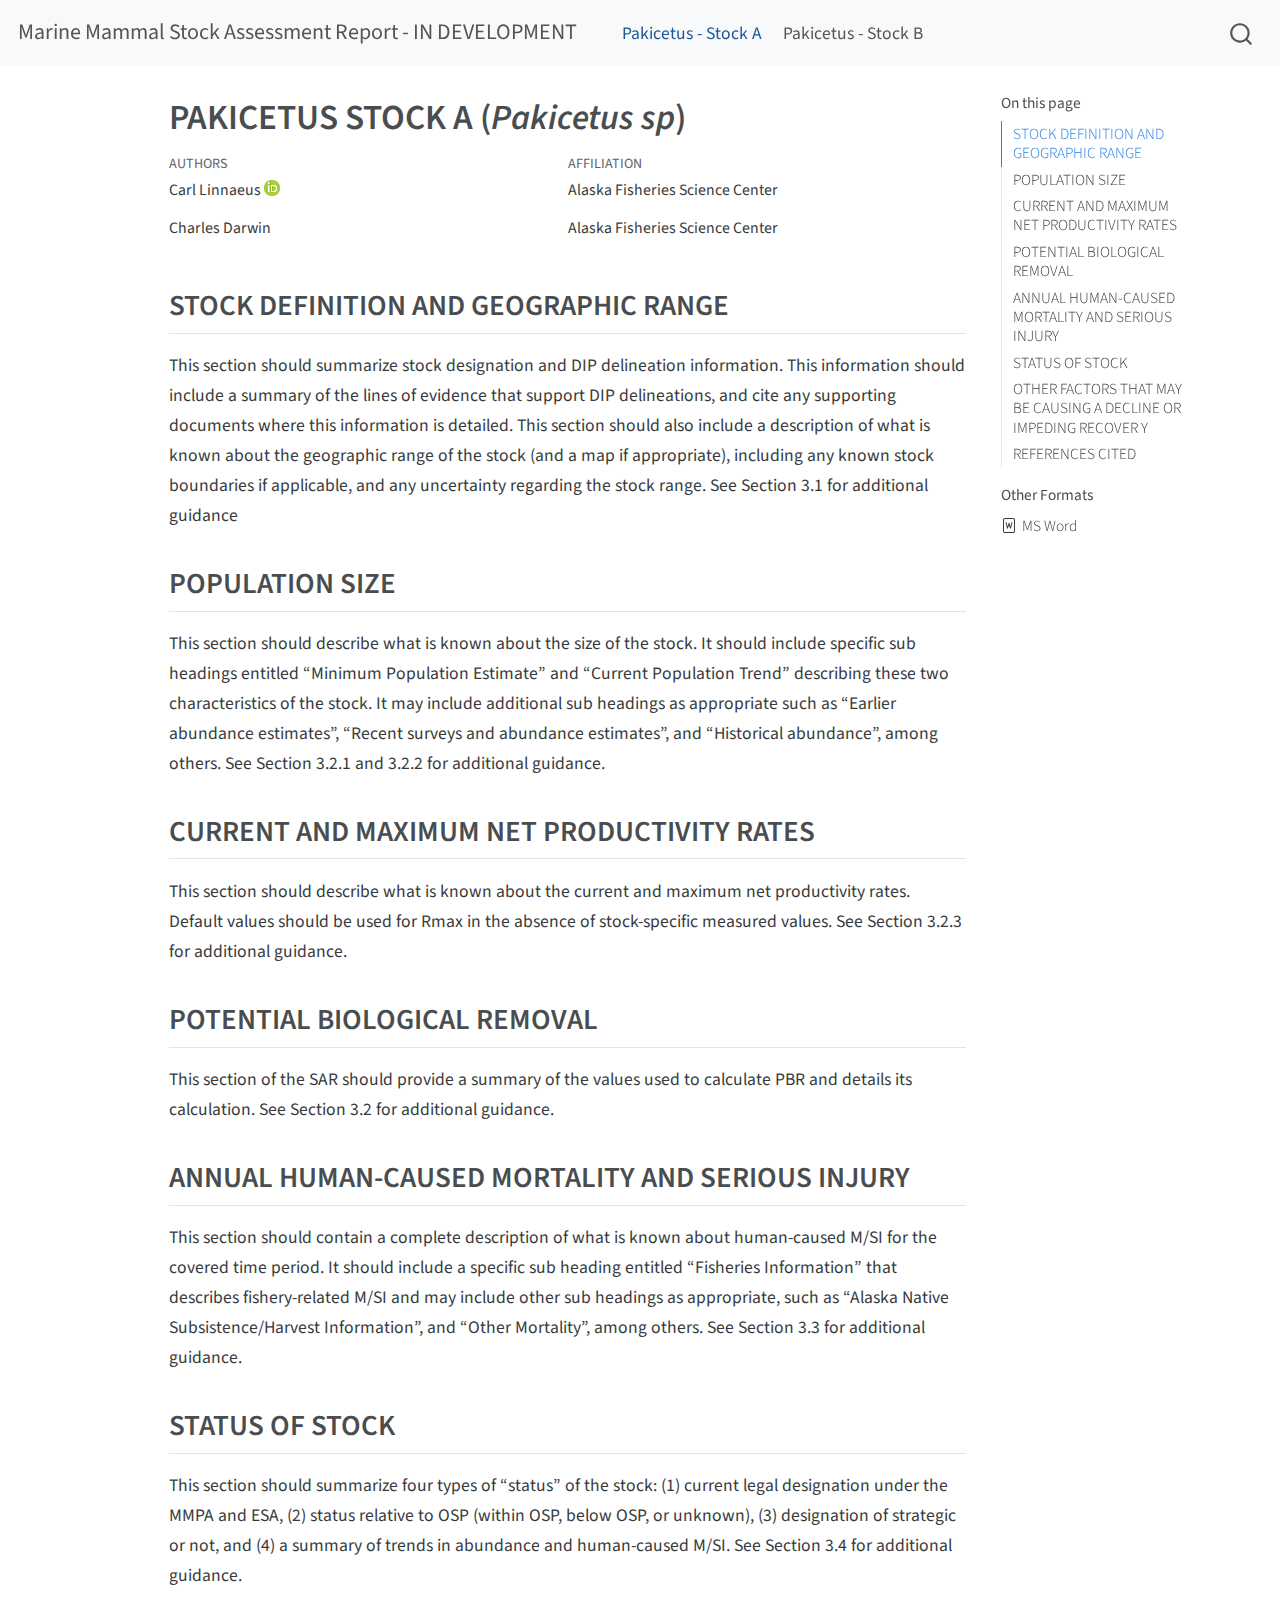
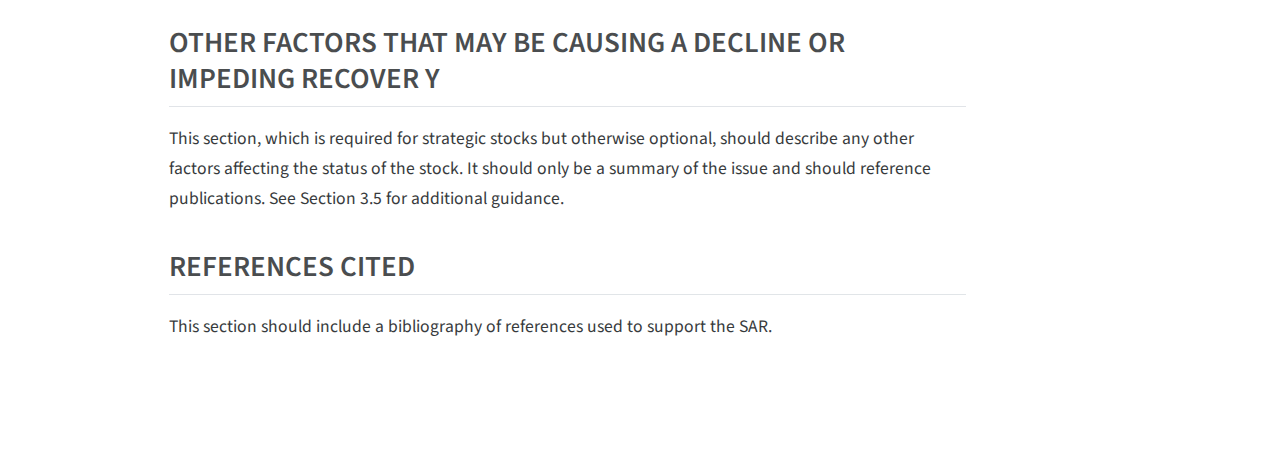
<file: index.html>
<html xmlns="http://www.w3.org/1999/xhtml">    
  <head>      
    <title>Redirect to pakicetus-stockA/pakicetus-stockA.html</title>      
    <meta http-equiv="refresh" content="0;URL='pakicetus-stockA/pakicetus-stockA.html'" />    
  </head>    
  <body> 
  </body>  
</html>
</file>
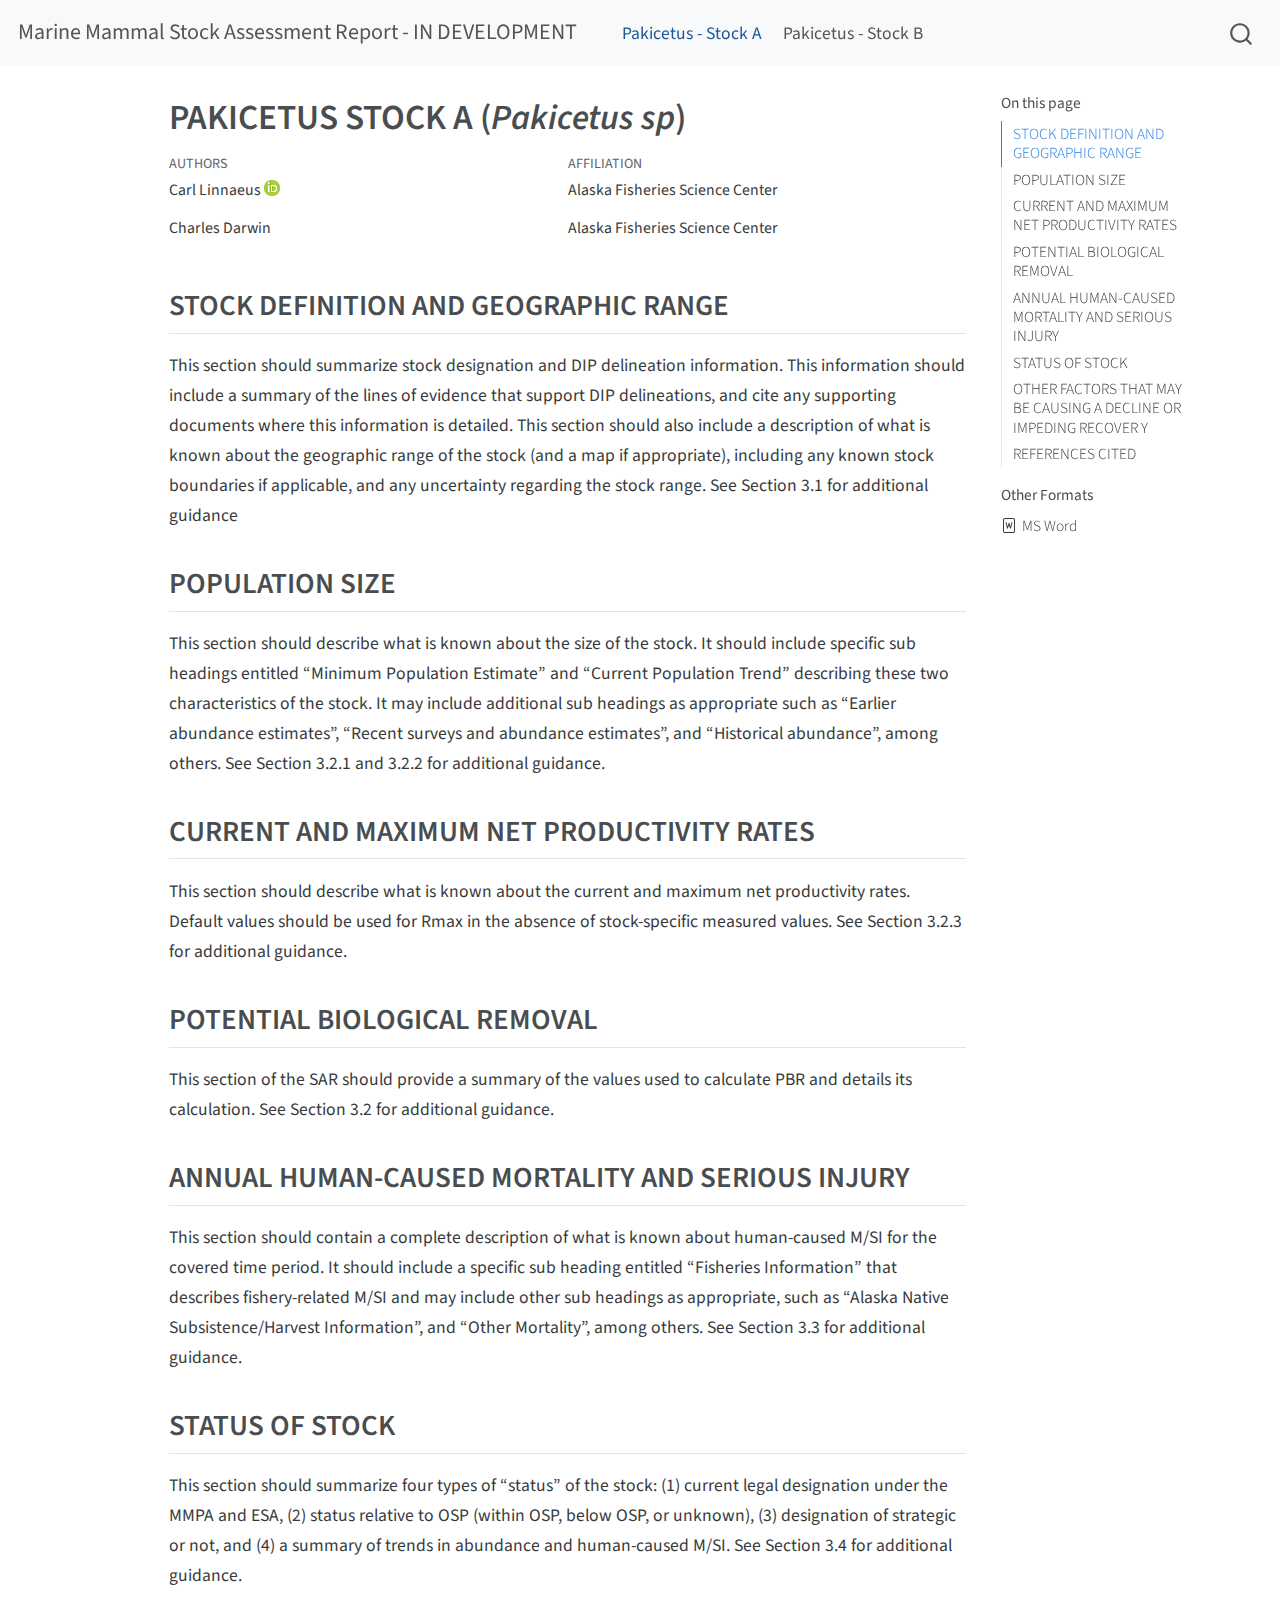
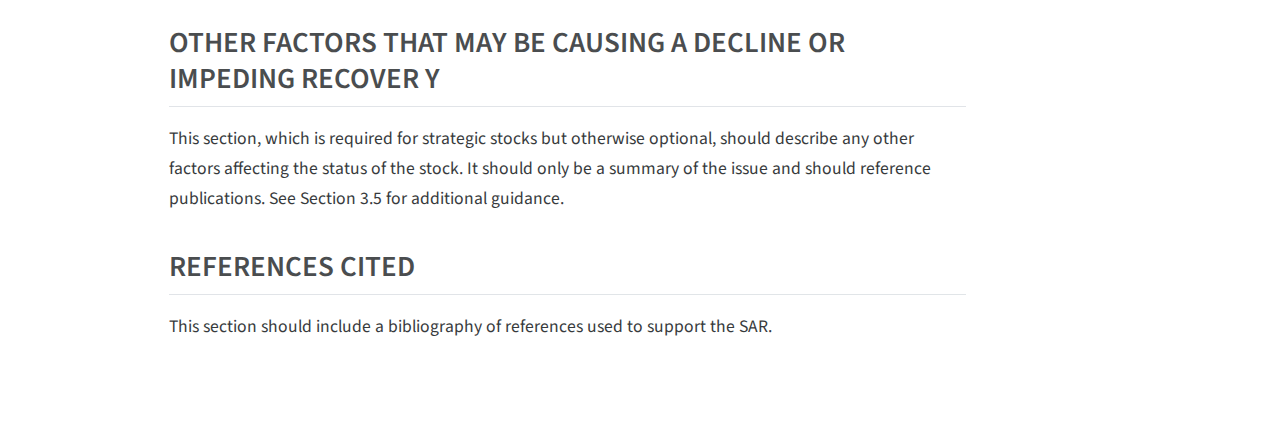
<file: pakicetus-stockA/pakicetus-stockA.html>
<!DOCTYPE html>
<html xmlns="http://www.w3.org/1999/xhtml" lang="en" xml:lang="en"><head>

<meta charset="utf-8">
<meta name="generator" content="quarto-1.3.450">

<meta name="viewport" content="width=device-width, initial-scale=1.0, user-scalable=yes">

<meta name="author" content="Carl Linnaeus">
<meta name="author" content="Charles Darwin">

<title>Marine Mammal Stock Assessment Report - IN DEVELOPMENT - PAKICETUS STOCK A (Pakicetus sp)</title>
<style>
code{white-space: pre-wrap;}
span.smallcaps{font-variant: small-caps;}
div.columns{display: flex; gap: min(4vw, 1.5em);}
div.column{flex: auto; overflow-x: auto;}
div.hanging-indent{margin-left: 1.5em; text-indent: -1.5em;}
ul.task-list{list-style: none;}
ul.task-list li input[type="checkbox"] {
  width: 0.8em;
  margin: 0 0.8em 0.2em -1em; /* quarto-specific, see https://github.com/quarto-dev/quarto-cli/issues/4556 */ 
  vertical-align: middle;
}
</style>


<script src="../site_libs/quarto-nav/quarto-nav.js"></script>
<script src="../site_libs/quarto-nav/headroom.min.js"></script>
<script src="../site_libs/clipboard/clipboard.min.js"></script>
<script src="../site_libs/quarto-search/autocomplete.umd.js"></script>
<script src="../site_libs/quarto-search/fuse.min.js"></script>
<script src="../site_libs/quarto-search/quarto-search.js"></script>
<meta name="quarto:offset" content="../">
<script src="../site_libs/quarto-html/quarto.js"></script>
<script src="../site_libs/quarto-html/popper.min.js"></script>
<script src="../site_libs/quarto-html/tippy.umd.min.js"></script>
<script src="../site_libs/quarto-html/anchor.min.js"></script>
<link href="../site_libs/quarto-html/tippy.css" rel="stylesheet">
<link href="../site_libs/quarto-html/quarto-syntax-highlighting.css" rel="stylesheet" id="quarto-text-highlighting-styles">
<script src="../site_libs/bootstrap/bootstrap.min.js"></script>
<link href="../site_libs/bootstrap/bootstrap-icons.css" rel="stylesheet">
<link href="../site_libs/bootstrap/bootstrap.min.css" rel="stylesheet" id="quarto-bootstrap" data-mode="light">
<script id="quarto-search-options" type="application/json">{
  "location": "navbar",
  "copy-button": false,
  "collapse-after": 3,
  "panel-placement": "end",
  "type": "overlay",
  "limit": 20,
  "language": {
    "search-no-results-text": "No results",
    "search-matching-documents-text": "matching documents",
    "search-copy-link-title": "Copy link to search",
    "search-hide-matches-text": "Hide additional matches",
    "search-more-match-text": "more match in this document",
    "search-more-matches-text": "more matches in this document",
    "search-clear-button-title": "Clear",
    "search-detached-cancel-button-title": "Cancel",
    "search-submit-button-title": "Submit",
    "search-label": "Search"
  }
}</script>


</head>

<body class="nav-fixed">

<div id="quarto-search-results"></div>
  <header id="quarto-header" class="headroom fixed-top">
    <nav class="navbar navbar-expand-lg navbar-dark ">
      <div class="navbar-container container-fluid">
      <div class="navbar-brand-container">
    <a class="navbar-brand" href="../index.html">
    <span class="navbar-title">Marine Mammal Stock Assessment Report - IN DEVELOPMENT</span>
    </a>
  </div>
            <div id="quarto-search" class="" title="Search"></div>
          <button class="navbar-toggler" type="button" data-bs-toggle="collapse" data-bs-target="#navbarCollapse" aria-controls="navbarCollapse" aria-expanded="false" aria-label="Toggle navigation" onclick="if (window.quartoToggleHeadroom) { window.quartoToggleHeadroom(); }">
  <span class="navbar-toggler-icon"></span>
</button>
          <div class="collapse navbar-collapse" id="navbarCollapse">
            <ul class="navbar-nav navbar-nav-scroll me-auto">
  <li class="nav-item">
    <a class="nav-link active" href="../pakicetus-stockA/pakicetus-stockA.html" rel="" target="" aria-current="page">
 <span class="menu-text">Pakicetus - Stock A</span></a>
  </li>  
  <li class="nav-item">
    <a class="nav-link" href="../pakicetus-stockB/pakicetus-stockB.html" rel="" target="">
 <span class="menu-text">Pakicetus - Stock B</span></a>
  </li>  
</ul>
            <div class="quarto-navbar-tools ms-auto">
</div>
          </div> <!-- /navcollapse -->
      </div> <!-- /container-fluid -->
    </nav>
</header>
<!-- content -->
<div id="quarto-content" class="quarto-container page-columns page-rows-contents page-layout-article page-navbar">
<!-- sidebar -->
<!-- margin-sidebar -->
    <div id="quarto-margin-sidebar" class="sidebar margin-sidebar">
        <nav id="TOC" role="doc-toc" class="toc-active">
    <h2 id="toc-title">On this page</h2>
   
  <ul>
  <li><a href="#stock-definition-and-geographic-range" id="toc-stock-definition-and-geographic-range" class="nav-link active" data-scroll-target="#stock-definition-and-geographic-range">STOCK DEFINITION AND GEOGRAPHIC RANGE</a></li>
  <li><a href="#population-size" id="toc-population-size" class="nav-link" data-scroll-target="#population-size">POPULATION SIZE</a></li>
  <li><a href="#current-and-maximum-net-productivity-rates" id="toc-current-and-maximum-net-productivity-rates" class="nav-link" data-scroll-target="#current-and-maximum-net-productivity-rates">CURRENT AND MAXIMUM NET PRODUCTIVITY RATES</a></li>
  <li><a href="#potential-biological-removal" id="toc-potential-biological-removal" class="nav-link" data-scroll-target="#potential-biological-removal">POTENTIAL BIOLOGICAL REMOVAL</a></li>
  <li><a href="#annual-human-caused-mortality-and-serious-injury" id="toc-annual-human-caused-mortality-and-serious-injury" class="nav-link" data-scroll-target="#annual-human-caused-mortality-and-serious-injury">ANNUAL HUMAN-CAUSED MORTALITY AND SERIOUS INJURY</a></li>
  <li><a href="#status-of-stock" id="toc-status-of-stock" class="nav-link" data-scroll-target="#status-of-stock">STATUS OF STOCK</a></li>
  <li><a href="#other-factors-that-may-be-causing-a-decline-or-impeding-recover-y" id="toc-other-factors-that-may-be-causing-a-decline-or-impeding-recover-y" class="nav-link" data-scroll-target="#other-factors-that-may-be-causing-a-decline-or-impeding-recover-y">OTHER FACTORS THAT MAY BE CAUSING A DECLINE OR IMPEDING RECOVER Y</a></li>
  <li><a href="#references-cited" id="toc-references-cited" class="nav-link" data-scroll-target="#references-cited">REFERENCES CITED</a></li>
  </ul>
<div class="quarto-alternate-formats"><h2>Other Formats</h2><ul><li><a href="pakicetus-stockA.docx"><i class="bi bi-file-word"></i>MS Word</a></li></ul></div></nav>
    </div>
<!-- main -->
<main class="content" id="quarto-document-content">

<header id="title-block-header" class="quarto-title-block default">
<div class="quarto-title">
<h1 class="title">PAKICETUS STOCK A (<em>Pakicetus sp</em>)</h1>
</div>


<div class="quarto-title-meta-author">
  <div class="quarto-title-meta-heading">Authors</div>
  <div class="quarto-title-meta-heading">Affiliation</div>
  
    <div class="quarto-title-meta-contents">
    <p class="author">Carl Linnaeus <a href="https://orcid.org/0000-0001-111-1111" class="quarto-title-author-orcid"> <img src="[data-uri]"></a></p>
  </div>
    <div class="quarto-title-meta-contents">
        <p class="affiliation">
            Alaska Fisheries Science Center
          </p>
      </div>
      <div class="quarto-title-meta-contents">
    <p class="author">Charles Darwin </p>
  </div>
    <div class="quarto-title-meta-contents">
        <p class="affiliation">
            Alaska Fisheries Science Center
          </p>
      </div>
    </div>

<div class="quarto-title-meta">

      
  
    
  </div>
  

</header>

<section id="stock-definition-and-geographic-range" class="level2">
<h2 class="anchored" data-anchor-id="stock-definition-and-geographic-range">STOCK DEFINITION AND GEOGRAPHIC RANGE</h2>
<p>This section should summarize stock designation and DIP delineation information. This information should include a summary of the lines of evidence that support DIP delineations, and cite any supporting documents where this information is detailed. This section should also include a description of what is known about the geographic range of the stock (and a map if appropriate), including any known stock boundaries if applicable, and any uncertainty regarding the stock range. See Section 3.1 for additional guidance</p>
</section>
<section id="population-size" class="level2">
<h2 class="anchored" data-anchor-id="population-size">POPULATION SIZE</h2>
<p>This section should describe what is known about the size of the stock. It should include specific sub headings entitled “Minimum Population Estimate” and “Current Population Trend” describing these two characteristics of the stock. It may include additional sub headings as appropriate such as “Earlier abundance estimates”, “Recent surveys and abundance estimates”, and “Historical abundance”, among others. See Section 3.2.1 and 3.2.2 for additional guidance.</p>
</section>
<section id="current-and-maximum-net-productivity-rates" class="level2">
<h2 class="anchored" data-anchor-id="current-and-maximum-net-productivity-rates">CURRENT AND MAXIMUM NET PRODUCTIVITY RATES</h2>
<p>This section should describe what is known about the current and maximum net productivity rates. Default values should be used for Rmax in the absence of stock-specific measured values. See Section 3.2.3 for additional guidance.</p>
</section>
<section id="potential-biological-removal" class="level2">
<h2 class="anchored" data-anchor-id="potential-biological-removal">POTENTIAL BIOLOGICAL REMOVAL</h2>
<p>This section of the SAR should provide a summary of the values used to calculate PBR and details its calculation. See Section 3.2 for additional guidance.</p>
</section>
<section id="annual-human-caused-mortality-and-serious-injury" class="level2">
<h2 class="anchored" data-anchor-id="annual-human-caused-mortality-and-serious-injury">ANNUAL HUMAN-CAUSED MORTALITY AND SERIOUS INJURY</h2>
<p>This section should contain a complete description of what is known about human-caused M/SI for the covered time period. It should include a specific sub heading entitled “Fisheries Information” that describes fishery-related M/SI and may include other sub headings as appropriate, such as “Alaska Native Subsistence/Harvest Information”, and “Other Mortality”, among others. See Section 3.3 for additional guidance.</p>
</section>
<section id="status-of-stock" class="level2">
<h2 class="anchored" data-anchor-id="status-of-stock">STATUS OF STOCK</h2>
<p>This section should summarize four types of “status” of the stock: (1) current legal designation under the MMPA and ESA, (2) status relative to OSP (within OSP, below OSP, or unknown), (3) designation of strategic or not, and (4) a summary of trends in abundance and human-caused M/SI. See Section 3.4 for additional guidance.</p>
</section>
<section id="other-factors-that-may-be-causing-a-decline-or-impeding-recover-y" class="level2">
<h2 class="anchored" data-anchor-id="other-factors-that-may-be-causing-a-decline-or-impeding-recover-y">OTHER FACTORS THAT MAY BE CAUSING A DECLINE OR IMPEDING RECOVER Y</h2>
<p>This section, which is required for strategic stocks but otherwise optional, should describe any other factors affecting the status of the stock. It should only be a summary of the issue and should reference publications. See Section 3.5 for additional guidance.</p>
</section>
<section id="references-cited" class="level2">
<h2 class="anchored" data-anchor-id="references-cited">REFERENCES CITED</h2>
<p>This section should include a bibliography of references used to support the SAR.</p>


</section>

</main> <!-- /main -->
<script id="quarto-html-after-body" type="application/javascript">
window.document.addEventListener("DOMContentLoaded", function (event) {
  const toggleBodyColorMode = (bsSheetEl) => {
    const mode = bsSheetEl.getAttribute("data-mode");
    const bodyEl = window.document.querySelector("body");
    if (mode === "dark") {
      bodyEl.classList.add("quarto-dark");
      bodyEl.classList.remove("quarto-light");
    } else {
      bodyEl.classList.add("quarto-light");
      bodyEl.classList.remove("quarto-dark");
    }
  }
  const toggleBodyColorPrimary = () => {
    const bsSheetEl = window.document.querySelector("link#quarto-bootstrap");
    if (bsSheetEl) {
      toggleBodyColorMode(bsSheetEl);
    }
  }
  toggleBodyColorPrimary();  
  const icon = "";
  const anchorJS = new window.AnchorJS();
  anchorJS.options = {
    placement: 'right',
    icon: icon
  };
  anchorJS.add('.anchored');
  const isCodeAnnotation = (el) => {
    for (const clz of el.classList) {
      if (clz.startsWith('code-annotation-')) {                     
        return true;
      }
    }
    return false;
  }
  const clipboard = new window.ClipboardJS('.code-copy-button', {
    text: function(trigger) {
      const codeEl = trigger.previousElementSibling.cloneNode(true);
      for (const childEl of codeEl.children) {
        if (isCodeAnnotation(childEl)) {
          childEl.remove();
        }
      }
      return codeEl.innerText;
    }
  });
  clipboard.on('success', function(e) {
    // button target
    const button = e.trigger;
    // don't keep focus
    button.blur();
    // flash "checked"
    button.classList.add('code-copy-button-checked');
    var currentTitle = button.getAttribute("title");
    button.setAttribute("title", "Copied!");
    let tooltip;
    if (window.bootstrap) {
      button.setAttribute("data-bs-toggle", "tooltip");
      button.setAttribute("data-bs-placement", "left");
      button.setAttribute("data-bs-title", "Copied!");
      tooltip = new bootstrap.Tooltip(button, 
        { trigger: "manual", 
          customClass: "code-copy-button-tooltip",
          offset: [0, -8]});
      tooltip.show();    
    }
    setTimeout(function() {
      if (tooltip) {
        tooltip.hide();
        button.removeAttribute("data-bs-title");
        button.removeAttribute("data-bs-toggle");
        button.removeAttribute("data-bs-placement");
      }
      button.setAttribute("title", currentTitle);
      button.classList.remove('code-copy-button-checked');
    }, 1000);
    // clear code selection
    e.clearSelection();
  });
  function tippyHover(el, contentFn) {
    const config = {
      allowHTML: true,
      content: contentFn,
      maxWidth: 500,
      delay: 100,
      arrow: false,
      appendTo: function(el) {
          return el.parentElement;
      },
      interactive: true,
      interactiveBorder: 10,
      theme: 'quarto',
      placement: 'bottom-start'
    };
    window.tippy(el, config); 
  }
  const noterefs = window.document.querySelectorAll('a[role="doc-noteref"]');
  for (var i=0; i<noterefs.length; i++) {
    const ref = noterefs[i];
    tippyHover(ref, function() {
      // use id or data attribute instead here
      let href = ref.getAttribute('data-footnote-href') || ref.getAttribute('href');
      try { href = new URL(href).hash; } catch {}
      const id = href.replace(/^#\/?/, "");
      const note = window.document.getElementById(id);
      return note.innerHTML;
    });
  }
      let selectedAnnoteEl;
      const selectorForAnnotation = ( cell, annotation) => {
        let cellAttr = 'data-code-cell="' + cell + '"';
        let lineAttr = 'data-code-annotation="' +  annotation + '"';
        const selector = 'span[' + cellAttr + '][' + lineAttr + ']';
        return selector;
      }
      const selectCodeLines = (annoteEl) => {
        const doc = window.document;
        const targetCell = annoteEl.getAttribute("data-target-cell");
        const targetAnnotation = annoteEl.getAttribute("data-target-annotation");
        const annoteSpan = window.document.querySelector(selectorForAnnotation(targetCell, targetAnnotation));
        const lines = annoteSpan.getAttribute("data-code-lines").split(",");
        const lineIds = lines.map((line) => {
          return targetCell + "-" + line;
        })
        let top = null;
        let height = null;
        let parent = null;
        if (lineIds.length > 0) {
            //compute the position of the single el (top and bottom and make a div)
            const el = window.document.getElementById(lineIds[0]);
            top = el.offsetTop;
            height = el.offsetHeight;
            parent = el.parentElement.parentElement;
          if (lineIds.length > 1) {
            const lastEl = window.document.getElementById(lineIds[lineIds.length - 1]);
            const bottom = lastEl.offsetTop + lastEl.offsetHeight;
            height = bottom - top;
          }
          if (top !== null && height !== null && parent !== null) {
            // cook up a div (if necessary) and position it 
            let div = window.document.getElementById("code-annotation-line-highlight");
            if (div === null) {
              div = window.document.createElement("div");
              div.setAttribute("id", "code-annotation-line-highlight");
              div.style.position = 'absolute';
              parent.appendChild(div);
            }
            div.style.top = top - 2 + "px";
            div.style.height = height + 4 + "px";
            let gutterDiv = window.document.getElementById("code-annotation-line-highlight-gutter");
            if (gutterDiv === null) {
              gutterDiv = window.document.createElement("div");
              gutterDiv.setAttribute("id", "code-annotation-line-highlight-gutter");
              gutterDiv.style.position = 'absolute';
              const codeCell = window.document.getElementById(targetCell);
              const gutter = codeCell.querySelector('.code-annotation-gutter');
              gutter.appendChild(gutterDiv);
            }
            gutterDiv.style.top = top - 2 + "px";
            gutterDiv.style.height = height + 4 + "px";
          }
          selectedAnnoteEl = annoteEl;
        }
      };
      const unselectCodeLines = () => {
        const elementsIds = ["code-annotation-line-highlight", "code-annotation-line-highlight-gutter"];
        elementsIds.forEach((elId) => {
          const div = window.document.getElementById(elId);
          if (div) {
            div.remove();
          }
        });
        selectedAnnoteEl = undefined;
      };
      // Attach click handler to the DT
      const annoteDls = window.document.querySelectorAll('dt[data-target-cell]');
      for (const annoteDlNode of annoteDls) {
        annoteDlNode.addEventListener('click', (event) => {
          const clickedEl = event.target;
          if (clickedEl !== selectedAnnoteEl) {
            unselectCodeLines();
            const activeEl = window.document.querySelector('dt[data-target-cell].code-annotation-active');
            if (activeEl) {
              activeEl.classList.remove('code-annotation-active');
            }
            selectCodeLines(clickedEl);
            clickedEl.classList.add('code-annotation-active');
          } else {
            // Unselect the line
            unselectCodeLines();
            clickedEl.classList.remove('code-annotation-active');
          }
        });
      }
  const findCites = (el) => {
    const parentEl = el.parentElement;
    if (parentEl) {
      const cites = parentEl.dataset.cites;
      if (cites) {
        return {
          el,
          cites: cites.split(' ')
        };
      } else {
        return findCites(el.parentElement)
      }
    } else {
      return undefined;
    }
  };
  var bibliorefs = window.document.querySelectorAll('a[role="doc-biblioref"]');
  for (var i=0; i<bibliorefs.length; i++) {
    const ref = bibliorefs[i];
    const citeInfo = findCites(ref);
    if (citeInfo) {
      tippyHover(citeInfo.el, function() {
        var popup = window.document.createElement('div');
        citeInfo.cites.forEach(function(cite) {
          var citeDiv = window.document.createElement('div');
          citeDiv.classList.add('hanging-indent');
          citeDiv.classList.add('csl-entry');
          var biblioDiv = window.document.getElementById('ref-' + cite);
          if (biblioDiv) {
            citeDiv.innerHTML = biblioDiv.innerHTML;
          }
          popup.appendChild(citeDiv);
        });
        return popup.innerHTML;
      });
    }
  }
});
</script>
</div> <!-- /content -->



</body></html>
</file>
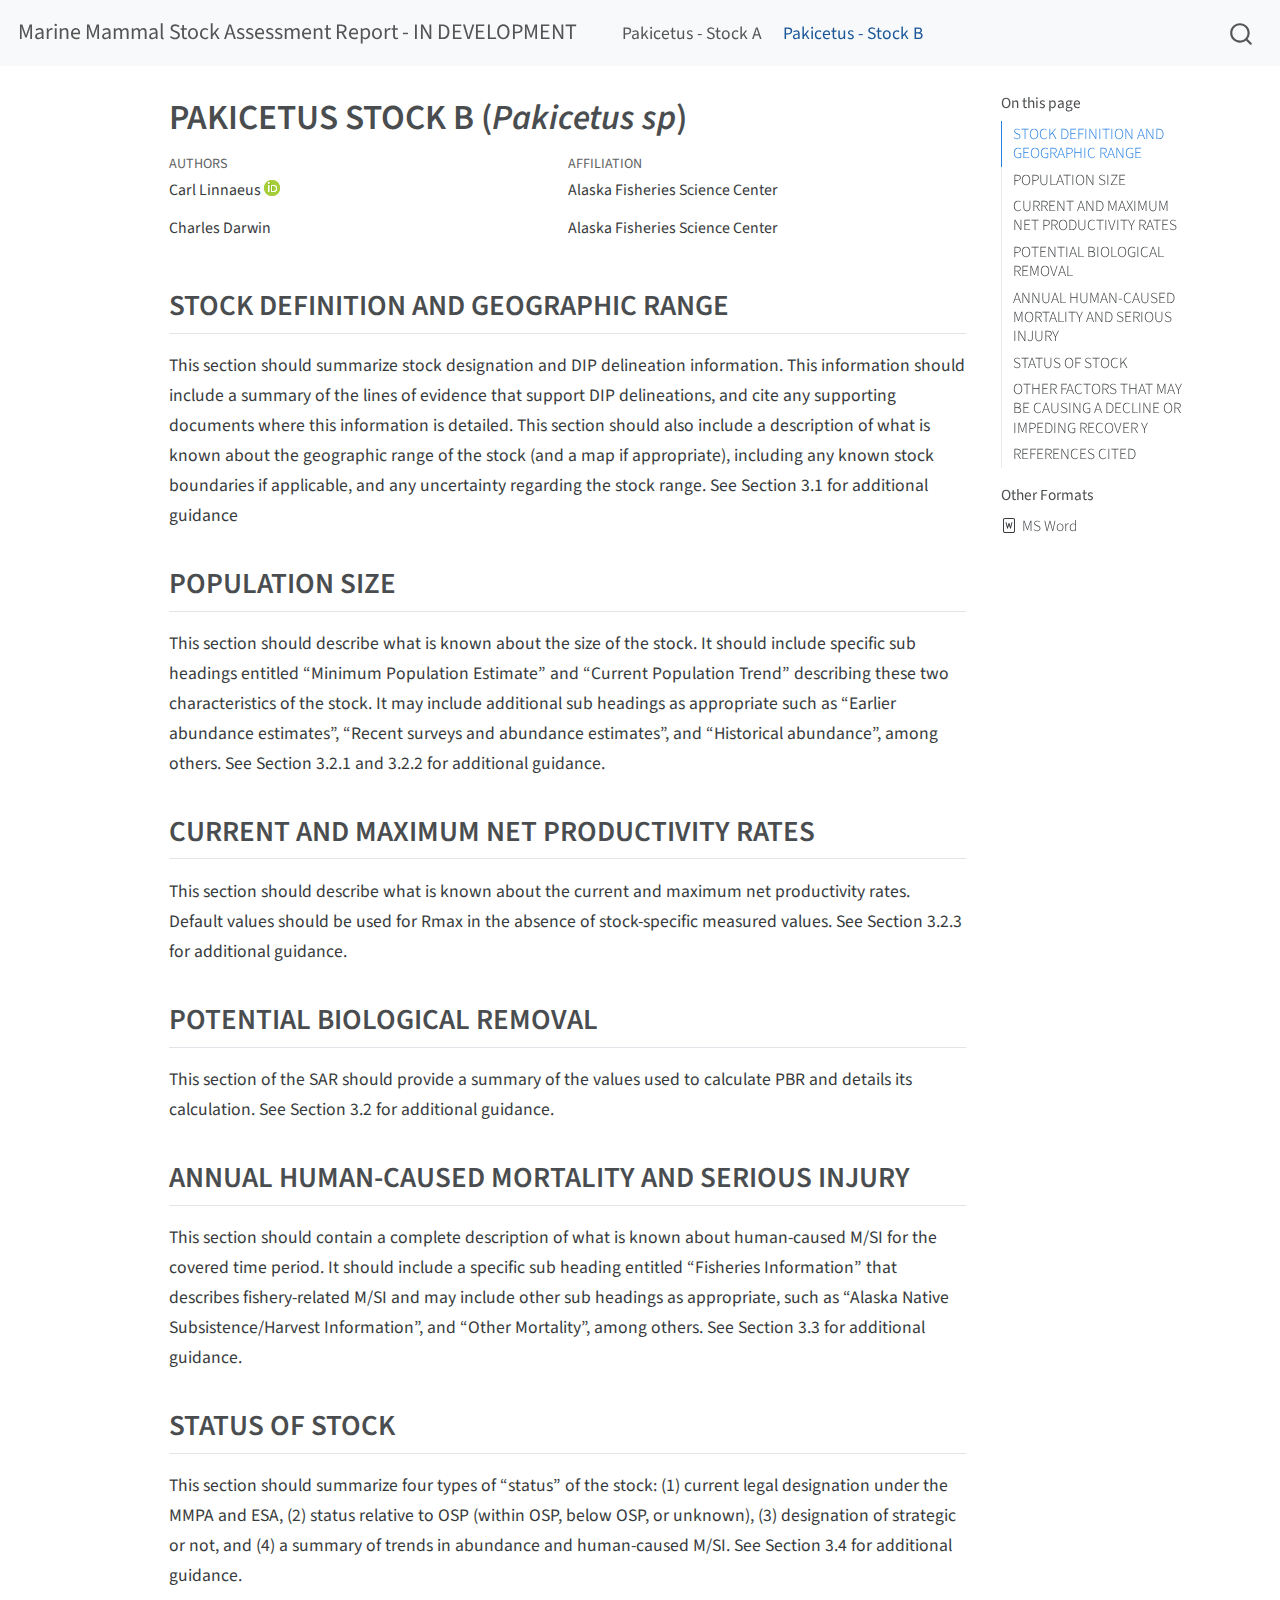
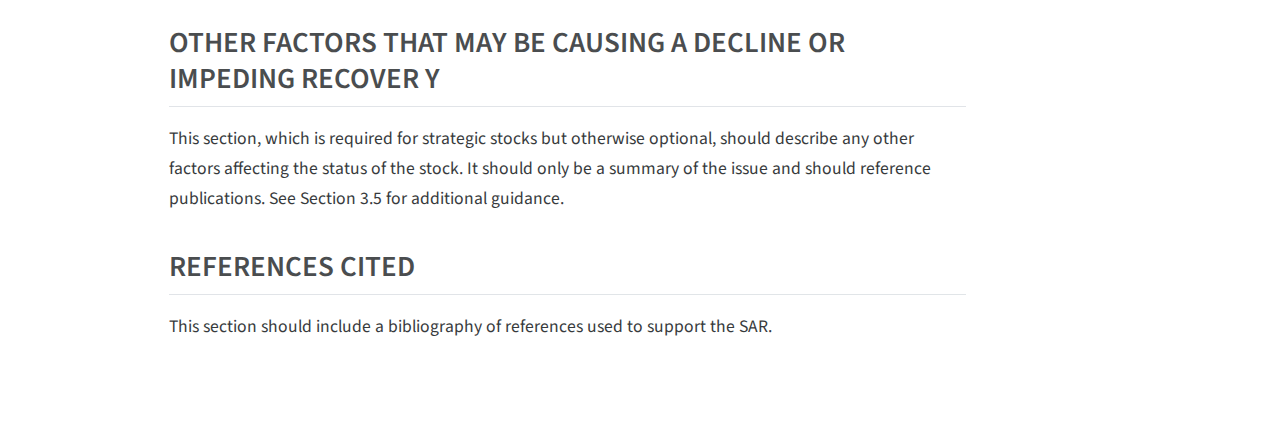
<file: pakicetus-stockB/pakicetus-stockB.html>
<!DOCTYPE html>
<html xmlns="http://www.w3.org/1999/xhtml" lang="en" xml:lang="en"><head>

<meta charset="utf-8">
<meta name="generator" content="quarto-1.3.450">

<meta name="viewport" content="width=device-width, initial-scale=1.0, user-scalable=yes">

<meta name="author" content="Carl Linnaeus">
<meta name="author" content="Charles Darwin">

<title>Marine Mammal Stock Assessment Report - IN DEVELOPMENT - PAKICETUS STOCK B (Pakicetus sp)</title>
<style>
code{white-space: pre-wrap;}
span.smallcaps{font-variant: small-caps;}
div.columns{display: flex; gap: min(4vw, 1.5em);}
div.column{flex: auto; overflow-x: auto;}
div.hanging-indent{margin-left: 1.5em; text-indent: -1.5em;}
ul.task-list{list-style: none;}
ul.task-list li input[type="checkbox"] {
  width: 0.8em;
  margin: 0 0.8em 0.2em -1em; /* quarto-specific, see https://github.com/quarto-dev/quarto-cli/issues/4556 */ 
  vertical-align: middle;
}
</style>


<script src="../site_libs/quarto-nav/quarto-nav.js"></script>
<script src="../site_libs/quarto-nav/headroom.min.js"></script>
<script src="../site_libs/clipboard/clipboard.min.js"></script>
<script src="../site_libs/quarto-search/autocomplete.umd.js"></script>
<script src="../site_libs/quarto-search/fuse.min.js"></script>
<script src="../site_libs/quarto-search/quarto-search.js"></script>
<meta name="quarto:offset" content="../">
<script src="../site_libs/quarto-html/quarto.js"></script>
<script src="../site_libs/quarto-html/popper.min.js"></script>
<script src="../site_libs/quarto-html/tippy.umd.min.js"></script>
<script src="../site_libs/quarto-html/anchor.min.js"></script>
<link href="../site_libs/quarto-html/tippy.css" rel="stylesheet">
<link href="../site_libs/quarto-html/quarto-syntax-highlighting.css" rel="stylesheet" id="quarto-text-highlighting-styles">
<script src="../site_libs/bootstrap/bootstrap.min.js"></script>
<link href="../site_libs/bootstrap/bootstrap-icons.css" rel="stylesheet">
<link href="../site_libs/bootstrap/bootstrap.min.css" rel="stylesheet" id="quarto-bootstrap" data-mode="light">
<script id="quarto-search-options" type="application/json">{
  "location": "navbar",
  "copy-button": false,
  "collapse-after": 3,
  "panel-placement": "end",
  "type": "overlay",
  "limit": 20,
  "language": {
    "search-no-results-text": "No results",
    "search-matching-documents-text": "matching documents",
    "search-copy-link-title": "Copy link to search",
    "search-hide-matches-text": "Hide additional matches",
    "search-more-match-text": "more match in this document",
    "search-more-matches-text": "more matches in this document",
    "search-clear-button-title": "Clear",
    "search-detached-cancel-button-title": "Cancel",
    "search-submit-button-title": "Submit",
    "search-label": "Search"
  }
}</script>


</head>

<body class="nav-fixed">

<div id="quarto-search-results"></div>
  <header id="quarto-header" class="headroom fixed-top">
    <nav class="navbar navbar-expand-lg navbar-dark ">
      <div class="navbar-container container-fluid">
      <div class="navbar-brand-container">
    <a class="navbar-brand" href="../index.html">
    <span class="navbar-title">Marine Mammal Stock Assessment Report - IN DEVELOPMENT</span>
    </a>
  </div>
            <div id="quarto-search" class="" title="Search"></div>
          <button class="navbar-toggler" type="button" data-bs-toggle="collapse" data-bs-target="#navbarCollapse" aria-controls="navbarCollapse" aria-expanded="false" aria-label="Toggle navigation" onclick="if (window.quartoToggleHeadroom) { window.quartoToggleHeadroom(); }">
  <span class="navbar-toggler-icon"></span>
</button>
          <div class="collapse navbar-collapse" id="navbarCollapse">
            <ul class="navbar-nav navbar-nav-scroll me-auto">
  <li class="nav-item">
    <a class="nav-link" href="../pakicetus-stockA/pakicetus-stockA.html" rel="" target="">
 <span class="menu-text">Pakicetus - Stock A</span></a>
  </li>  
  <li class="nav-item">
    <a class="nav-link active" href="../pakicetus-stockB/pakicetus-stockB.html" rel="" target="" aria-current="page">
 <span class="menu-text">Pakicetus - Stock B</span></a>
  </li>  
</ul>
            <div class="quarto-navbar-tools ms-auto">
</div>
          </div> <!-- /navcollapse -->
      </div> <!-- /container-fluid -->
    </nav>
</header>
<!-- content -->
<div id="quarto-content" class="quarto-container page-columns page-rows-contents page-layout-article page-navbar">
<!-- sidebar -->
<!-- margin-sidebar -->
    <div id="quarto-margin-sidebar" class="sidebar margin-sidebar">
        <nav id="TOC" role="doc-toc" class="toc-active">
    <h2 id="toc-title">On this page</h2>
   
  <ul>
  <li><a href="#stock-definition-and-geographic-range" id="toc-stock-definition-and-geographic-range" class="nav-link active" data-scroll-target="#stock-definition-and-geographic-range">STOCK DEFINITION AND GEOGRAPHIC RANGE</a></li>
  <li><a href="#population-size" id="toc-population-size" class="nav-link" data-scroll-target="#population-size">POPULATION SIZE</a></li>
  <li><a href="#current-and-maximum-net-productivity-rates" id="toc-current-and-maximum-net-productivity-rates" class="nav-link" data-scroll-target="#current-and-maximum-net-productivity-rates">CURRENT AND MAXIMUM NET PRODUCTIVITY RATES</a></li>
  <li><a href="#potential-biological-removal" id="toc-potential-biological-removal" class="nav-link" data-scroll-target="#potential-biological-removal">POTENTIAL BIOLOGICAL REMOVAL</a></li>
  <li><a href="#annual-human-caused-mortality-and-serious-injury" id="toc-annual-human-caused-mortality-and-serious-injury" class="nav-link" data-scroll-target="#annual-human-caused-mortality-and-serious-injury">ANNUAL HUMAN-CAUSED MORTALITY AND SERIOUS INJURY</a></li>
  <li><a href="#status-of-stock" id="toc-status-of-stock" class="nav-link" data-scroll-target="#status-of-stock">STATUS OF STOCK</a></li>
  <li><a href="#other-factors-that-may-be-causing-a-decline-or-impeding-recover-y" id="toc-other-factors-that-may-be-causing-a-decline-or-impeding-recover-y" class="nav-link" data-scroll-target="#other-factors-that-may-be-causing-a-decline-or-impeding-recover-y">OTHER FACTORS THAT MAY BE CAUSING A DECLINE OR IMPEDING RECOVER Y</a></li>
  <li><a href="#references-cited" id="toc-references-cited" class="nav-link" data-scroll-target="#references-cited">REFERENCES CITED</a></li>
  </ul>
<div class="quarto-alternate-formats"><h2>Other Formats</h2><ul><li><a href="pakicetus-stockB.docx"><i class="bi bi-file-word"></i>MS Word</a></li></ul></div></nav>
    </div>
<!-- main -->
<main class="content" id="quarto-document-content">

<header id="title-block-header" class="quarto-title-block default">
<div class="quarto-title">
<h1 class="title">PAKICETUS STOCK B (<em>Pakicetus sp</em>)</h1>
</div>


<div class="quarto-title-meta-author">
  <div class="quarto-title-meta-heading">Authors</div>
  <div class="quarto-title-meta-heading">Affiliation</div>
  
    <div class="quarto-title-meta-contents">
    <p class="author">Carl Linnaeus <a href="https://orcid.org/0000-0001-111-1111" class="quarto-title-author-orcid"> <img src="[data-uri]"></a></p>
  </div>
    <div class="quarto-title-meta-contents">
        <p class="affiliation">
            Alaska Fisheries Science Center
          </p>
      </div>
      <div class="quarto-title-meta-contents">
    <p class="author">Charles Darwin </p>
  </div>
    <div class="quarto-title-meta-contents">
        <p class="affiliation">
            Alaska Fisheries Science Center
          </p>
      </div>
    </div>

<div class="quarto-title-meta">

      
  
    
  </div>
  

</header>

<section id="stock-definition-and-geographic-range" class="level2">
<h2 class="anchored" data-anchor-id="stock-definition-and-geographic-range">STOCK DEFINITION AND GEOGRAPHIC RANGE</h2>
<p>This section should summarize stock designation and DIP delineation information. This information should include a summary of the lines of evidence that support DIP delineations, and cite any supporting documents where this information is detailed. This section should also include a description of what is known about the geographic range of the stock (and a map if appropriate), including any known stock boundaries if applicable, and any uncertainty regarding the stock range. See Section 3.1 for additional guidance</p>
</section>
<section id="population-size" class="level2">
<h2 class="anchored" data-anchor-id="population-size">POPULATION SIZE</h2>
<p>This section should describe what is known about the size of the stock. It should include specific sub headings entitled “Minimum Population Estimate” and “Current Population Trend” describing these two characteristics of the stock. It may include additional sub headings as appropriate such as “Earlier abundance estimates”, “Recent surveys and abundance estimates”, and “Historical abundance”, among others. See Section 3.2.1 and 3.2.2 for additional guidance.</p>
</section>
<section id="current-and-maximum-net-productivity-rates" class="level2">
<h2 class="anchored" data-anchor-id="current-and-maximum-net-productivity-rates">CURRENT AND MAXIMUM NET PRODUCTIVITY RATES</h2>
<p>This section should describe what is known about the current and maximum net productivity rates. Default values should be used for Rmax in the absence of stock-specific measured values. See Section 3.2.3 for additional guidance.</p>
</section>
<section id="potential-biological-removal" class="level2">
<h2 class="anchored" data-anchor-id="potential-biological-removal">POTENTIAL BIOLOGICAL REMOVAL</h2>
<p>This section of the SAR should provide a summary of the values used to calculate PBR and details its calculation. See Section 3.2 for additional guidance.</p>
</section>
<section id="annual-human-caused-mortality-and-serious-injury" class="level2">
<h2 class="anchored" data-anchor-id="annual-human-caused-mortality-and-serious-injury">ANNUAL HUMAN-CAUSED MORTALITY AND SERIOUS INJURY</h2>
<p>This section should contain a complete description of what is known about human-caused M/SI for the covered time period. It should include a specific sub heading entitled “Fisheries Information” that describes fishery-related M/SI and may include other sub headings as appropriate, such as “Alaska Native Subsistence/Harvest Information”, and “Other Mortality”, among others. See Section 3.3 for additional guidance.</p>
</section>
<section id="status-of-stock" class="level2">
<h2 class="anchored" data-anchor-id="status-of-stock">STATUS OF STOCK</h2>
<p>This section should summarize four types of “status” of the stock: (1) current legal designation under the MMPA and ESA, (2) status relative to OSP (within OSP, below OSP, or unknown), (3) designation of strategic or not, and (4) a summary of trends in abundance and human-caused M/SI. See Section 3.4 for additional guidance.</p>
</section>
<section id="other-factors-that-may-be-causing-a-decline-or-impeding-recover-y" class="level2">
<h2 class="anchored" data-anchor-id="other-factors-that-may-be-causing-a-decline-or-impeding-recover-y">OTHER FACTORS THAT MAY BE CAUSING A DECLINE OR IMPEDING RECOVER Y</h2>
<p>This section, which is required for strategic stocks but otherwise optional, should describe any other factors affecting the status of the stock. It should only be a summary of the issue and should reference publications. See Section 3.5 for additional guidance.</p>
</section>
<section id="references-cited" class="level2">
<h2 class="anchored" data-anchor-id="references-cited">REFERENCES CITED</h2>
<p>This section should include a bibliography of references used to support the SAR.</p>


</section>

</main> <!-- /main -->
<script id="quarto-html-after-body" type="application/javascript">
window.document.addEventListener("DOMContentLoaded", function (event) {
  const toggleBodyColorMode = (bsSheetEl) => {
    const mode = bsSheetEl.getAttribute("data-mode");
    const bodyEl = window.document.querySelector("body");
    if (mode === "dark") {
      bodyEl.classList.add("quarto-dark");
      bodyEl.classList.remove("quarto-light");
    } else {
      bodyEl.classList.add("quarto-light");
      bodyEl.classList.remove("quarto-dark");
    }
  }
  const toggleBodyColorPrimary = () => {
    const bsSheetEl = window.document.querySelector("link#quarto-bootstrap");
    if (bsSheetEl) {
      toggleBodyColorMode(bsSheetEl);
    }
  }
  toggleBodyColorPrimary();  
  const icon = "";
  const anchorJS = new window.AnchorJS();
  anchorJS.options = {
    placement: 'right',
    icon: icon
  };
  anchorJS.add('.anchored');
  const isCodeAnnotation = (el) => {
    for (const clz of el.classList) {
      if (clz.startsWith('code-annotation-')) {                     
        return true;
      }
    }
    return false;
  }
  const clipboard = new window.ClipboardJS('.code-copy-button', {
    text: function(trigger) {
      const codeEl = trigger.previousElementSibling.cloneNode(true);
      for (const childEl of codeEl.children) {
        if (isCodeAnnotation(childEl)) {
          childEl.remove();
        }
      }
      return codeEl.innerText;
    }
  });
  clipboard.on('success', function(e) {
    // button target
    const button = e.trigger;
    // don't keep focus
    button.blur();
    // flash "checked"
    button.classList.add('code-copy-button-checked');
    var currentTitle = button.getAttribute("title");
    button.setAttribute("title", "Copied!");
    let tooltip;
    if (window.bootstrap) {
      button.setAttribute("data-bs-toggle", "tooltip");
      button.setAttribute("data-bs-placement", "left");
      button.setAttribute("data-bs-title", "Copied!");
      tooltip = new bootstrap.Tooltip(button, 
        { trigger: "manual", 
          customClass: "code-copy-button-tooltip",
          offset: [0, -8]});
      tooltip.show();    
    }
    setTimeout(function() {
      if (tooltip) {
        tooltip.hide();
        button.removeAttribute("data-bs-title");
        button.removeAttribute("data-bs-toggle");
        button.removeAttribute("data-bs-placement");
      }
      button.setAttribute("title", currentTitle);
      button.classList.remove('code-copy-button-checked');
    }, 1000);
    // clear code selection
    e.clearSelection();
  });
  function tippyHover(el, contentFn) {
    const config = {
      allowHTML: true,
      content: contentFn,
      maxWidth: 500,
      delay: 100,
      arrow: false,
      appendTo: function(el) {
          return el.parentElement;
      },
      interactive: true,
      interactiveBorder: 10,
      theme: 'quarto',
      placement: 'bottom-start'
    };
    window.tippy(el, config); 
  }
  const noterefs = window.document.querySelectorAll('a[role="doc-noteref"]');
  for (var i=0; i<noterefs.length; i++) {
    const ref = noterefs[i];
    tippyHover(ref, function() {
      // use id or data attribute instead here
      let href = ref.getAttribute('data-footnote-href') || ref.getAttribute('href');
      try { href = new URL(href).hash; } catch {}
      const id = href.replace(/^#\/?/, "");
      const note = window.document.getElementById(id);
      return note.innerHTML;
    });
  }
      let selectedAnnoteEl;
      const selectorForAnnotation = ( cell, annotation) => {
        let cellAttr = 'data-code-cell="' + cell + '"';
        let lineAttr = 'data-code-annotation="' +  annotation + '"';
        const selector = 'span[' + cellAttr + '][' + lineAttr + ']';
        return selector;
      }
      const selectCodeLines = (annoteEl) => {
        const doc = window.document;
        const targetCell = annoteEl.getAttribute("data-target-cell");
        const targetAnnotation = annoteEl.getAttribute("data-target-annotation");
        const annoteSpan = window.document.querySelector(selectorForAnnotation(targetCell, targetAnnotation));
        const lines = annoteSpan.getAttribute("data-code-lines").split(",");
        const lineIds = lines.map((line) => {
          return targetCell + "-" + line;
        })
        let top = null;
        let height = null;
        let parent = null;
        if (lineIds.length > 0) {
            //compute the position of the single el (top and bottom and make a div)
            const el = window.document.getElementById(lineIds[0]);
            top = el.offsetTop;
            height = el.offsetHeight;
            parent = el.parentElement.parentElement;
          if (lineIds.length > 1) {
            const lastEl = window.document.getElementById(lineIds[lineIds.length - 1]);
            const bottom = lastEl.offsetTop + lastEl.offsetHeight;
            height = bottom - top;
          }
          if (top !== null && height !== null && parent !== null) {
            // cook up a div (if necessary) and position it 
            let div = window.document.getElementById("code-annotation-line-highlight");
            if (div === null) {
              div = window.document.createElement("div");
              div.setAttribute("id", "code-annotation-line-highlight");
              div.style.position = 'absolute';
              parent.appendChild(div);
            }
            div.style.top = top - 2 + "px";
            div.style.height = height + 4 + "px";
            let gutterDiv = window.document.getElementById("code-annotation-line-highlight-gutter");
            if (gutterDiv === null) {
              gutterDiv = window.document.createElement("div");
              gutterDiv.setAttribute("id", "code-annotation-line-highlight-gutter");
              gutterDiv.style.position = 'absolute';
              const codeCell = window.document.getElementById(targetCell);
              const gutter = codeCell.querySelector('.code-annotation-gutter');
              gutter.appendChild(gutterDiv);
            }
            gutterDiv.style.top = top - 2 + "px";
            gutterDiv.style.height = height + 4 + "px";
          }
          selectedAnnoteEl = annoteEl;
        }
      };
      const unselectCodeLines = () => {
        const elementsIds = ["code-annotation-line-highlight", "code-annotation-line-highlight-gutter"];
        elementsIds.forEach((elId) => {
          const div = window.document.getElementById(elId);
          if (div) {
            div.remove();
          }
        });
        selectedAnnoteEl = undefined;
      };
      // Attach click handler to the DT
      const annoteDls = window.document.querySelectorAll('dt[data-target-cell]');
      for (const annoteDlNode of annoteDls) {
        annoteDlNode.addEventListener('click', (event) => {
          const clickedEl = event.target;
          if (clickedEl !== selectedAnnoteEl) {
            unselectCodeLines();
            const activeEl = window.document.querySelector('dt[data-target-cell].code-annotation-active');
            if (activeEl) {
              activeEl.classList.remove('code-annotation-active');
            }
            selectCodeLines(clickedEl);
            clickedEl.classList.add('code-annotation-active');
          } else {
            // Unselect the line
            unselectCodeLines();
            clickedEl.classList.remove('code-annotation-active');
          }
        });
      }
  const findCites = (el) => {
    const parentEl = el.parentElement;
    if (parentEl) {
      const cites = parentEl.dataset.cites;
      if (cites) {
        return {
          el,
          cites: cites.split(' ')
        };
      } else {
        return findCites(el.parentElement)
      }
    } else {
      return undefined;
    }
  };
  var bibliorefs = window.document.querySelectorAll('a[role="doc-biblioref"]');
  for (var i=0; i<bibliorefs.length; i++) {
    const ref = bibliorefs[i];
    const citeInfo = findCites(ref);
    if (citeInfo) {
      tippyHover(citeInfo.el, function() {
        var popup = window.document.createElement('div');
        citeInfo.cites.forEach(function(cite) {
          var citeDiv = window.document.createElement('div');
          citeDiv.classList.add('hanging-indent');
          citeDiv.classList.add('csl-entry');
          var biblioDiv = window.document.getElementById('ref-' + cite);
          if (biblioDiv) {
            citeDiv.innerHTML = biblioDiv.innerHTML;
          }
          popup.appendChild(citeDiv);
        });
        return popup.innerHTML;
      });
    }
  }
});
</script>
</div> <!-- /content -->



</body></html>
</file>
<file: site_libs/quarto-html/tippy.css>
.tippy-box[data-animation=fade][data-state=hidden]{opacity:0}[data-tippy-root]{max-width:calc(100vw - 10px)}.tippy-box{position:relative;background-color:#333;color:#fff;border-radius:4px;font-size:14px;line-height:1.4;white-space:normal;outline:0;transition-property:transform,visibility,opacity}.tippy-box[data-placement^=top]>.tippy-arrow{bottom:0}.tippy-box[data-placement^=top]>.tippy-arrow:before{bottom:-7px;left:0;border-width:8px 8px 0;border-top-color:initial;transform-origin:center top}.tippy-box[data-placement^=bottom]>.tippy-arrow{top:0}.tippy-box[data-placement^=bottom]>.tippy-arrow:before{top:-7px;left:0;border-width:0 8px 8px;border-bottom-color:initial;transform-origin:center bottom}.tippy-box[data-placement^=left]>.tippy-arrow{right:0}.tippy-box[data-placement^=left]>.tippy-arrow:before{border-width:8px 0 8px 8px;border-left-color:initial;right:-7px;transform-origin:center left}.tippy-box[data-placement^=right]>.tippy-arrow{left:0}.tippy-box[data-placement^=right]>.tippy-arrow:before{left:-7px;border-width:8px 8px 8px 0;border-right-color:initial;transform-origin:center right}.tippy-box[data-inertia][data-state=visible]{transition-timing-function:cubic-bezier(.54,1.5,.38,1.11)}.tippy-arrow{width:16px;height:16px;color:#333}.tippy-arrow:before{content:"";position:absolute;border-color:transparent;border-style:solid}.tippy-content{position:relative;padding:5px 9px;z-index:1}
</file>
<file: site_libs/quarto-html/quarto-syntax-highlighting.css>
/* quarto syntax highlight colors */
:root {
  --quarto-hl-ot-color: #003B4F;
  --quarto-hl-at-color: #657422;
  --quarto-hl-ss-color: #20794D;
  --quarto-hl-an-color: #5E5E5E;
  --quarto-hl-fu-color: #4758AB;
  --quarto-hl-st-color: #20794D;
  --quarto-hl-cf-color: #003B4F;
  --quarto-hl-op-color: #5E5E5E;
  --quarto-hl-er-color: #AD0000;
  --quarto-hl-bn-color: #AD0000;
  --quarto-hl-al-color: #AD0000;
  --quarto-hl-va-color: #111111;
  --quarto-hl-bu-color: inherit;
  --quarto-hl-ex-color: inherit;
  --quarto-hl-pp-color: #AD0000;
  --quarto-hl-in-color: #5E5E5E;
  --quarto-hl-vs-color: #20794D;
  --quarto-hl-wa-color: #5E5E5E;
  --quarto-hl-do-color: #5E5E5E;
  --quarto-hl-im-color: #00769E;
  --quarto-hl-ch-color: #20794D;
  --quarto-hl-dt-color: #AD0000;
  --quarto-hl-fl-color: #AD0000;
  --quarto-hl-co-color: #5E5E5E;
  --quarto-hl-cv-color: #5E5E5E;
  --quarto-hl-cn-color: #8f5902;
  --quarto-hl-sc-color: #5E5E5E;
  --quarto-hl-dv-color: #AD0000;
  --quarto-hl-kw-color: #003B4F;
}

/* other quarto variables */
:root {
  --quarto-font-monospace: SFMono-Regular, Menlo, Monaco, Consolas, "Liberation Mono", "Courier New", monospace;
}

pre > code.sourceCode > span {
  color: #003B4F;
}

code span {
  color: #003B4F;
}

code.sourceCode > span {
  color: #003B4F;
}

div.sourceCode,
div.sourceCode pre.sourceCode {
  color: #003B4F;
}

code span.ot {
  color: #003B4F;
  font-style: inherit;
}

code span.at {
  color: #657422;
  font-style: inherit;
}

code span.ss {
  color: #20794D;
  font-style: inherit;
}

code span.an {
  color: #5E5E5E;
  font-style: inherit;
}

code span.fu {
  color: #4758AB;
  font-style: inherit;
}

code span.st {
  color: #20794D;
  font-style: inherit;
}

code span.cf {
  color: #003B4F;
  font-style: inherit;
}

code span.op {
  color: #5E5E5E;
  font-style: inherit;
}

code span.er {
  color: #AD0000;
  font-style: inherit;
}

code span.bn {
  color: #AD0000;
  font-style: inherit;
}

code span.al {
  color: #AD0000;
  font-style: inherit;
}

code span.va {
  color: #111111;
  font-style: inherit;
}

code span.bu {
  font-style: inherit;
}

code span.ex {
  font-style: inherit;
}

code span.pp {
  color: #AD0000;
  font-style: inherit;
}

code span.in {
  color: #5E5E5E;
  font-style: inherit;
}

code span.vs {
  color: #20794D;
  font-style: inherit;
}

code span.wa {
  color: #5E5E5E;
  font-style: italic;
}

code span.do {
  color: #5E5E5E;
  font-style: italic;
}

code span.im {
  color: #00769E;
  font-style: inherit;
}

code span.ch {
  color: #20794D;
  font-style: inherit;
}

code span.dt {
  color: #AD0000;
  font-style: inherit;
}

code span.fl {
  color: #AD0000;
  font-style: inherit;
}

code span.co {
  color: #5E5E5E;
  font-style: inherit;
}

code span.cv {
  color: #5E5E5E;
  font-style: italic;
}

code span.cn {
  color: #8f5902;
  font-style: inherit;
}

code span.sc {
  color: #5E5E5E;
  font-style: inherit;
}

code span.dv {
  color: #AD0000;
  font-style: inherit;
}

code span.kw {
  color: #003B4F;
  font-style: inherit;
}

.prevent-inlining {
  content: "</";
}

/*# sourceMappingURL=debc5d5d77c3f9108843748ff7464032.css.map */
</file>
